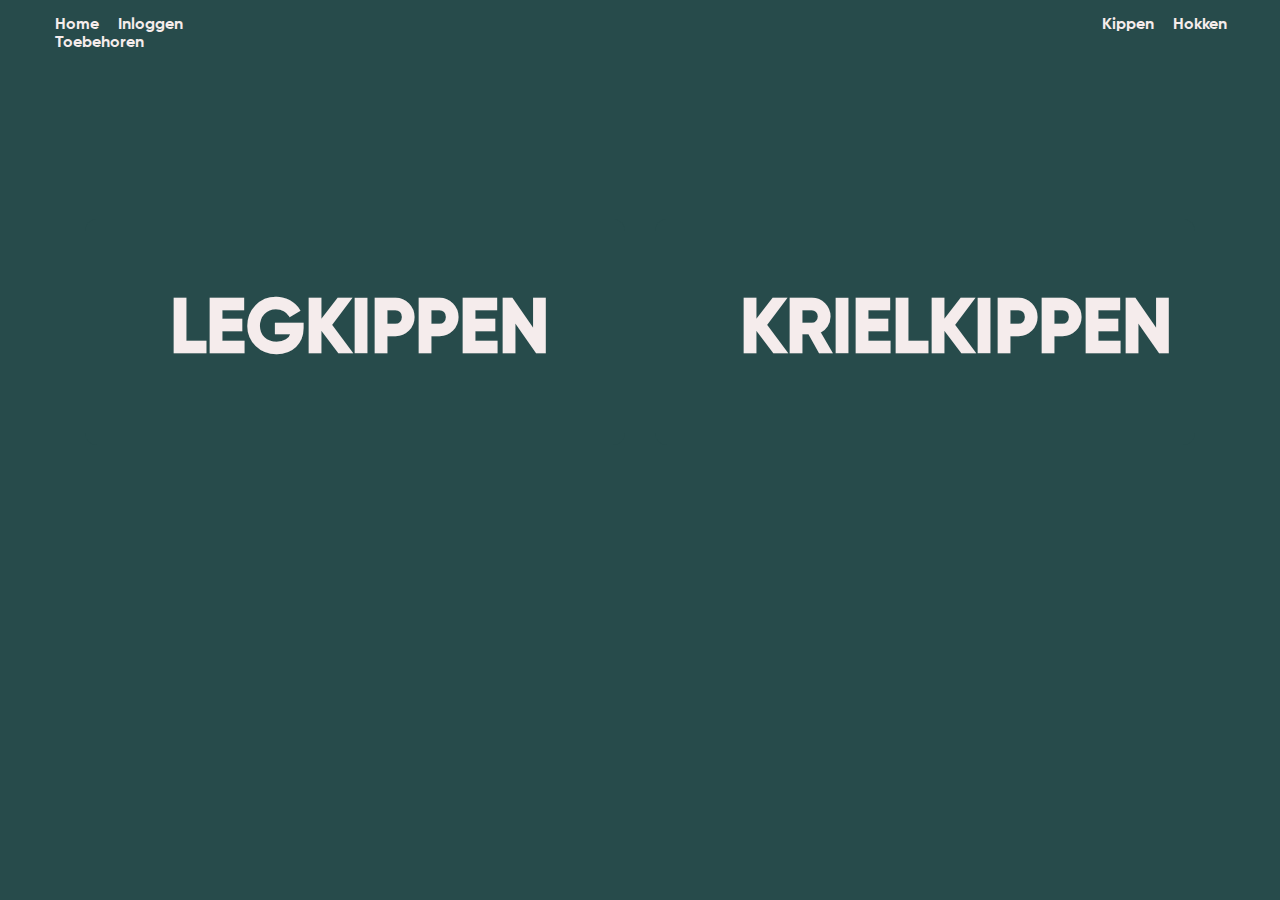
<file: assignments/assignment3/website/index.html>
<!DOCTYPE html>
<html lang="nl">

<head>
    <meta charset="UTF-8">
    <meta name="viewport" content="width=device-width, initial-scale=1.0">
    <meta http-equiv="X-UA-Compatible" content="ie=edge">
    <link rel="stylesheet" href="./assets/css/styles.css">
    <title>[Melih Atmaca] | [1AVDb] | Opdracht 3</title>
</head>

<body>

    <header>
        <nav>
            <div class="container-fluid">
                <div class="row">
                    <div class="col-12">
                        <ul>
                            <li>
                                <a href="">Home</a>
                                <a href="">Inloggen</a>

                                <a class="right-content" href="">Kippen</a>
                                <a href="">Hokken</a>
                                <a href="">Toebehoren</a>

                            </li>
                        </ul>
                    </div>
                </div>
            </div>
        </nav>
    </header>

    <main>

        <div class="container">
            <div class="row">
                <div class="col-5 top-info">
                    <h2>
                        <span>
                            <</span>Kippen </h2> </div> 
                            <div class="col-12 col-md-6">
                                <a href="./legkippen.html">
                                    <h1 class="title title-top">Legkippen</h1>
                                </a>
                </div>
                <div class="col-12 col-md-6">
                    <h1 class="title">Krielkippen</h1>
                </div>
            </div>
        </div>
    </main>




</body>

</html>
</file>
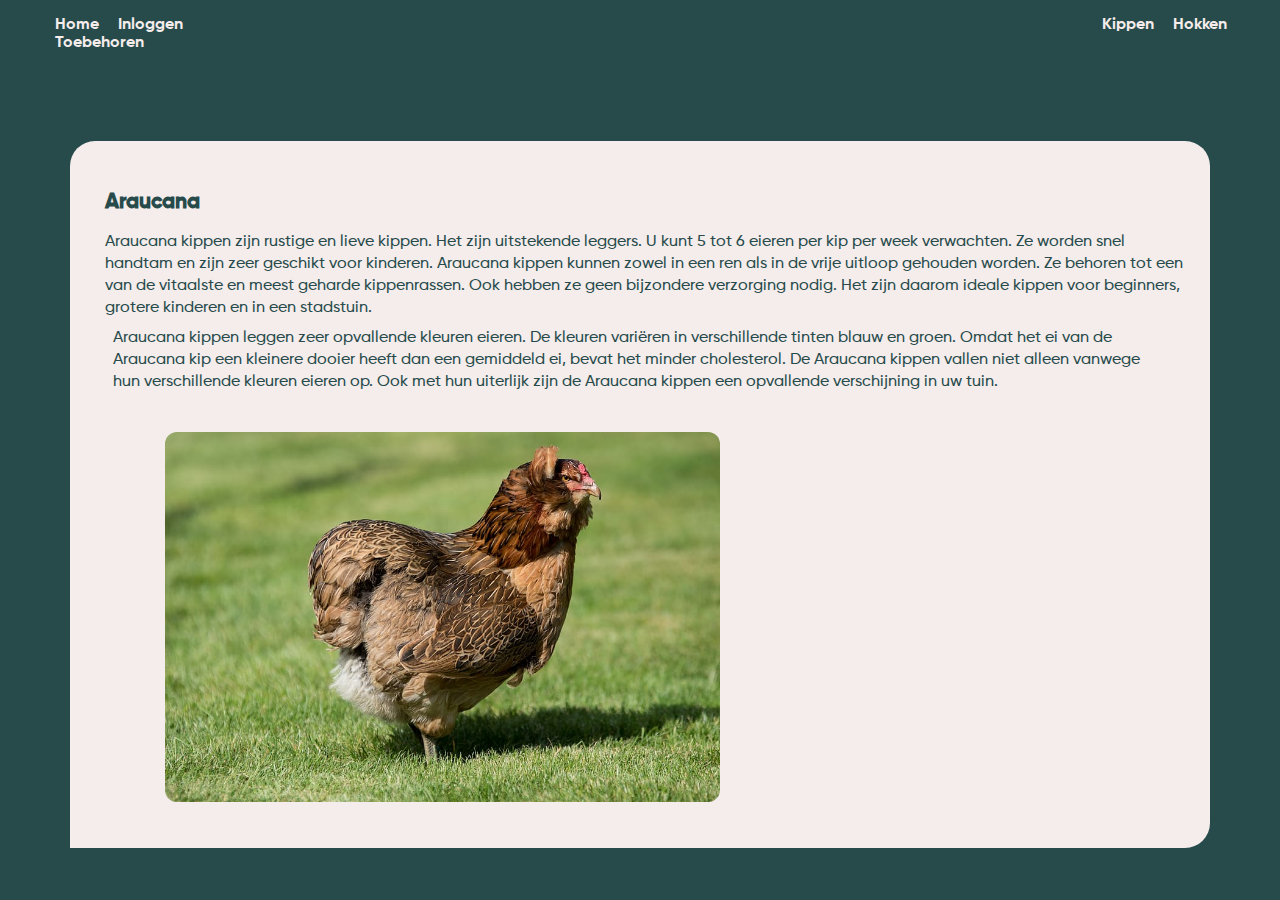
<file: assignments/assignment3/website/detailpage.html>
<!DOCTYPE html>
<html lang="nl">

<head>
    <meta charset="UTF-8">
    <meta name="viewport" content="width=device-width, initial-scale=1.0">
    <meta http-equiv="X-UA-Compatible" content="ie=edge">
    <link rel="stylesheet" href="./assets/css/styles.css">
    <title>[Melih Atmaca] | [1AVDb] | Opdracht 3</title>
</head>

<body>

    <header>
        <nav>
            <div class="container-fluid">
                <div class="row">
                    <div class="col-12">
                        <ul>
                            <li>
                                <a href="">Home</a>
                                <a href="">Inloggen</a>

                                <a class="right-content" href="">Kippen</a>
                                <a href="">Hokken</a>
                                <a href="">Toebehoren</a>

                            </li>
                        </ul>
                    </div>
                </div>
            </div>
        </nav>
    </header>

    <main>
        <div class="container">
            <div class="row">
                <div class="col-12 details">

                    <h1 class="title-detailpagina">Araucana</h1>
                    <p class="text-detailpagina">Araucana kippen zijn rustige en 
                        lieve kippen. Het zijn uitstekende 
                        leggers. U kunt 5 tot 6 eieren per 
                        kip per week verwachten. Ze 
                        worden snel handtam en zijn zeer 
                        geschikt voor kinderen.
                        
                        Araucana kippen kunnen zowel in 
                        een ren als in de vrije uitloop 
                        gehouden worden. Ze behoren tot 
                        een van de vitaalste en meest 
                        geharde kippenrassen. Ook 
                        hebben ze geen bijzondere 
                        verzorging nodig. Het zijn daarom 
                        ideale kippen voor beginners, 
                        grotere kinderen en in een 
                        stadstuin.
                        <span class="extra-text">Araucana kippen leggen zeer opvallende kleuren eieren. De kleuren variëren in verschillende tinten blauw en groen. Omdat het ei van de Araucana kip een kleinere dooier heeft dan een gemiddeld ei, bevat het minder cholesterol.

                            De Araucana kippen vallen niet alleen vanwege hun verschillende kleuren eieren op. Ook met hun uiterlijk zijn de Araucana kippen een opvallende verschijning in uw tuin.</span></p>
                    <img class="image-detailpagina" src="./assets/images/araucana-2.jpg" alt="">
                </div>

            </div>
        </div>
    </main>


    </body> 
</html>
</file>
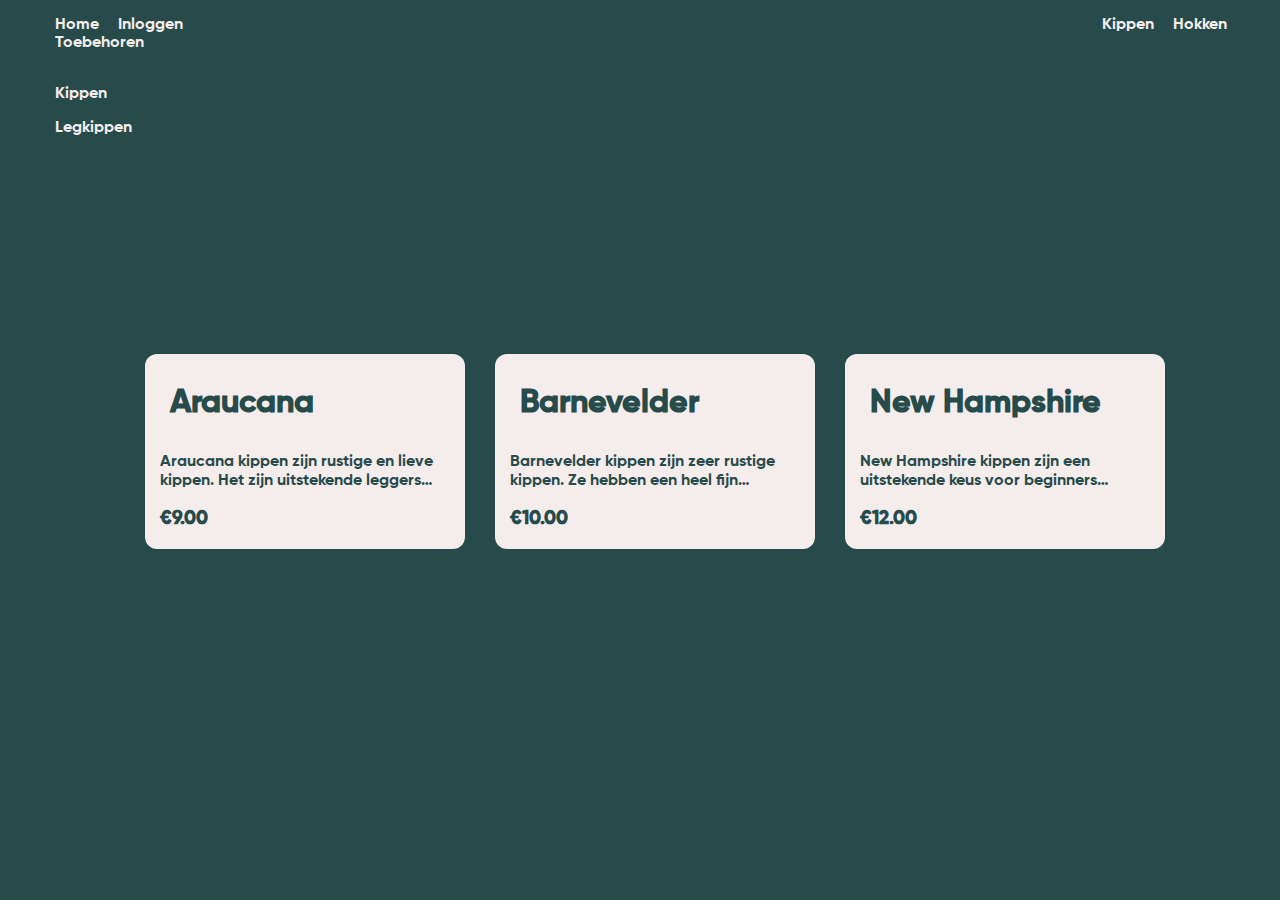
<file: assignments/assignment3/website/legkippen.html>
<!DOCTYPE html>
<html lang="nl">

<head>
    <meta charset="UTF-8">
    <meta name="viewport" content="width=device-width, initial-scale=1.0">
    <meta http-equiv="X-UA-Compatible" content="ie=edge">
    <link rel="stylesheet" href="./assets/css/styles.css">
    <title>[Melih Atmaca] | [1AVDb] | Opdracht 3</title>
</head>

<body>

    <header>
        <nav>
            <div class="container-fluid">
                <div class="row">
                    <div class="col-12">
                        <ul>
                            <li>
                                <a href="">Home</a>
                                <a href="">Inloggen</a>

                                <a class="right-content" href="">Kippen</a>
                                <a href="">Hokken</a>
                                <a href="">Toebehoren</a>

                            </li>
                        </ul>
                    </div>
                </div>
            </div>
        </nav>
    </header>

    <main>

        <div class="container-fluid">
            <div class="row">
                <div class="col-5 top-info top-info-legkippen">
                    <h2>
                        <span>
                            <</span>Legkippen </h2> </div> 
                            <div class="col-12 vorige-optie">
                                <p class="info">Kippen</p>
                                <p class="info">Legkippen</p>
                            </div> 
                            <div class="col-12 col-md-3 article article-1">
                                <a class="decoration" href="./detailpage.html">
                                    <h1 class="legkippen-titles ">Araucana</h1>
                                    <p class="legkippen-text">Araucana kippen zijn rustige en 
                                        lieve kippen. Het zijn uitstekende 
                                        leggers…</p>
                                        <h3 class="prijs">€9.00</h3>
                                </a>
                            </div>           
                <div class="col-12 col-md-3 article">
                    <h1 class="legkippen-titles">Barnevelder</h1>
                    <p class="legkippen-text">Barnevelder kippen zijn zeer 
                        rustige kippen. Ze hebben een 
                        heel fijn…</p>
                        <h3 class="prijs">€10.00</h3>
                </div>

                <div class="col-12 col-md-3 article">
                    <h1 class="legkippen-titles">New Hampshire</h1>
                    <p class="legkippen-text">New Hampshire kippen zijn
                        een uitstekende keus voor
                        beginners…</p>
                        <h3 class="prijs">€12.00</h3>

                </div>

            </div>
        </div>
    </main>
    </body> 
</html>
</file>
<file: assignments/assignment3/website/assets/css/styles.css>
@import './normalize.css';
@import './grid.min.css';
@import './variables.css';
@import './main.css';
@import './legkippen.css';
@import './detailpage.css';
</file>
